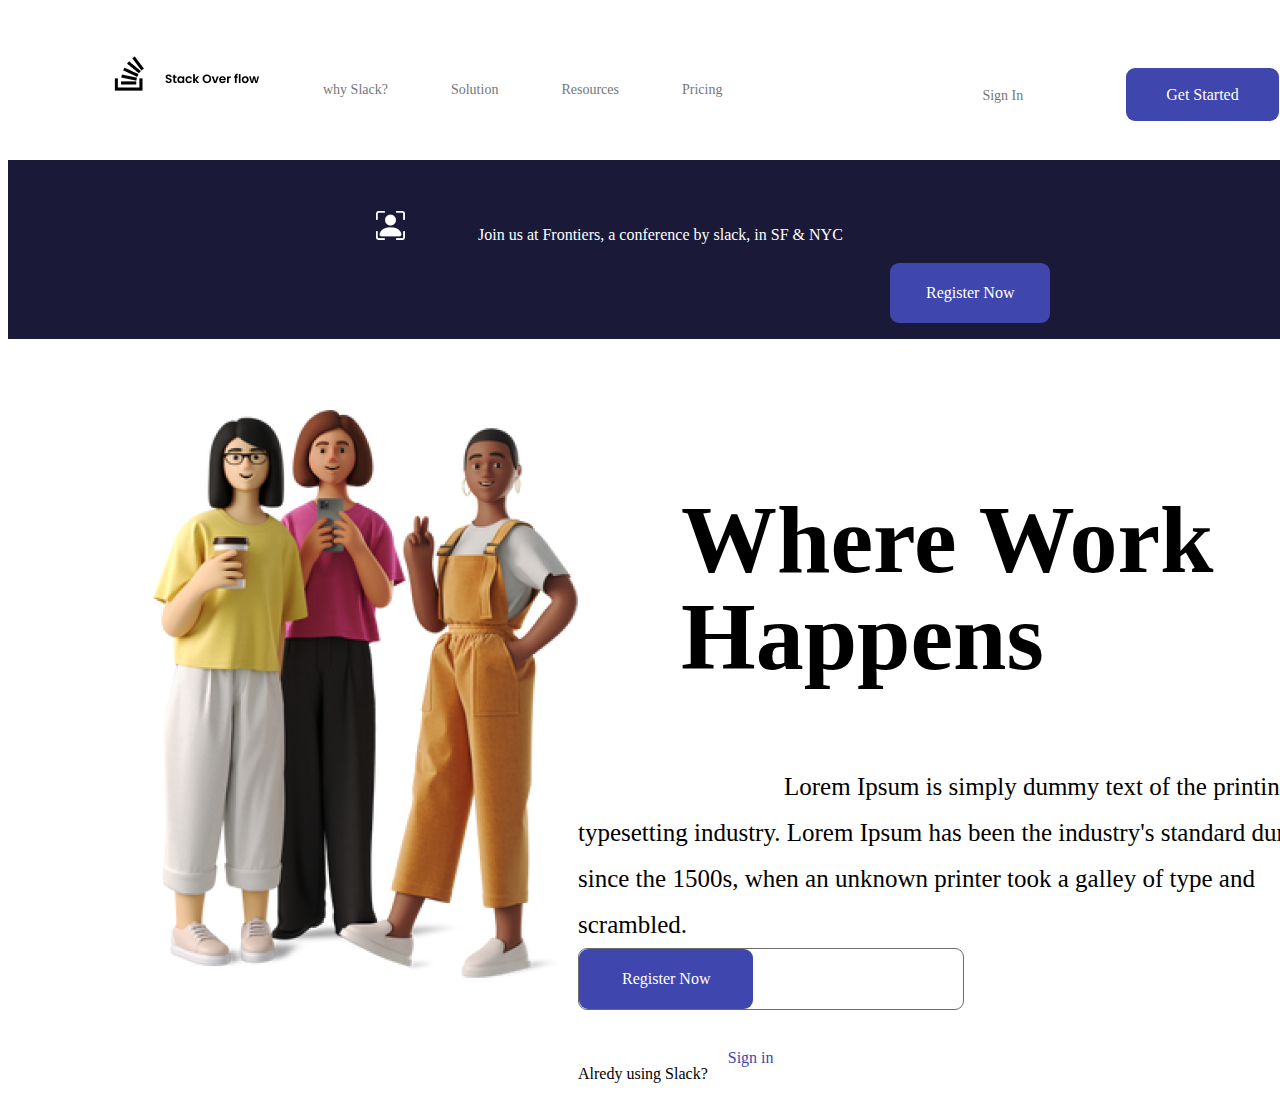
<file: index.html>
<!DOCTYPE html>
<html lang="en">

<head>
    <meta charset="UTF-8">
    <meta http-equiv="X-UA-Compatible" content="IE=edge">
    <meta name="viewport" content="width=device-width, initial-scale=1.0">
    <title>flexbox</title>
    <link rel="stylesheet" href="style.css">

</head>

<body>
    <div class="main">
        <div class="navigation">
            <div class="navigation-container">

                
                <div class="left">
                    
                    <img src="img/logo.png" alt="">
                    <a href="#">why Slack?</a>
                    <a href="#">Solution</a>
                    <a href="#">Resources</a>
                    <a href="#">Pricing</a>
                </div>

                <div class="container-start">
                    <a href="#">Sign In</a>
                    <span>Get Started</span>
                </div>
            </div>

        </div>
        <!--navigation bar end-->
        <div class="register-container">
            <div class="start-reg-container">
                <img src="img/Group.png" alt="">
                <span>Join us at Frontiers, a conference by slack, in SF & NYC</span>
                <p>Register Now</p>
            
            
            </div>  
            
        </div>
<div class="contant-container">
    <div class="image-container">
        <img src="img/business-3d-young-women-taking-a-selfie 1.png" alt="">
    </div>
    <div class="details">
        <div class="title">
            <h2>Where Work Happens</h2>
        </div>
        <div class="description">
            <span>Lorem Ipsum is simply dummy text of the printing and typesetting industry. Lorem Ipsum has been the industry's standard dummy text ever since the 1500s, when an unknown printer took a galley of type and scrambled.</span>
        </div>
        <div class="text-element">
            <span>Register Now</span>
        </div>
        <div class="sign-in">
            <p>Alredy using Slack?</p>
            <span>Sign in</span>
        </div>
    </div>

</div>
        </div>
</body>

</html>
</file>
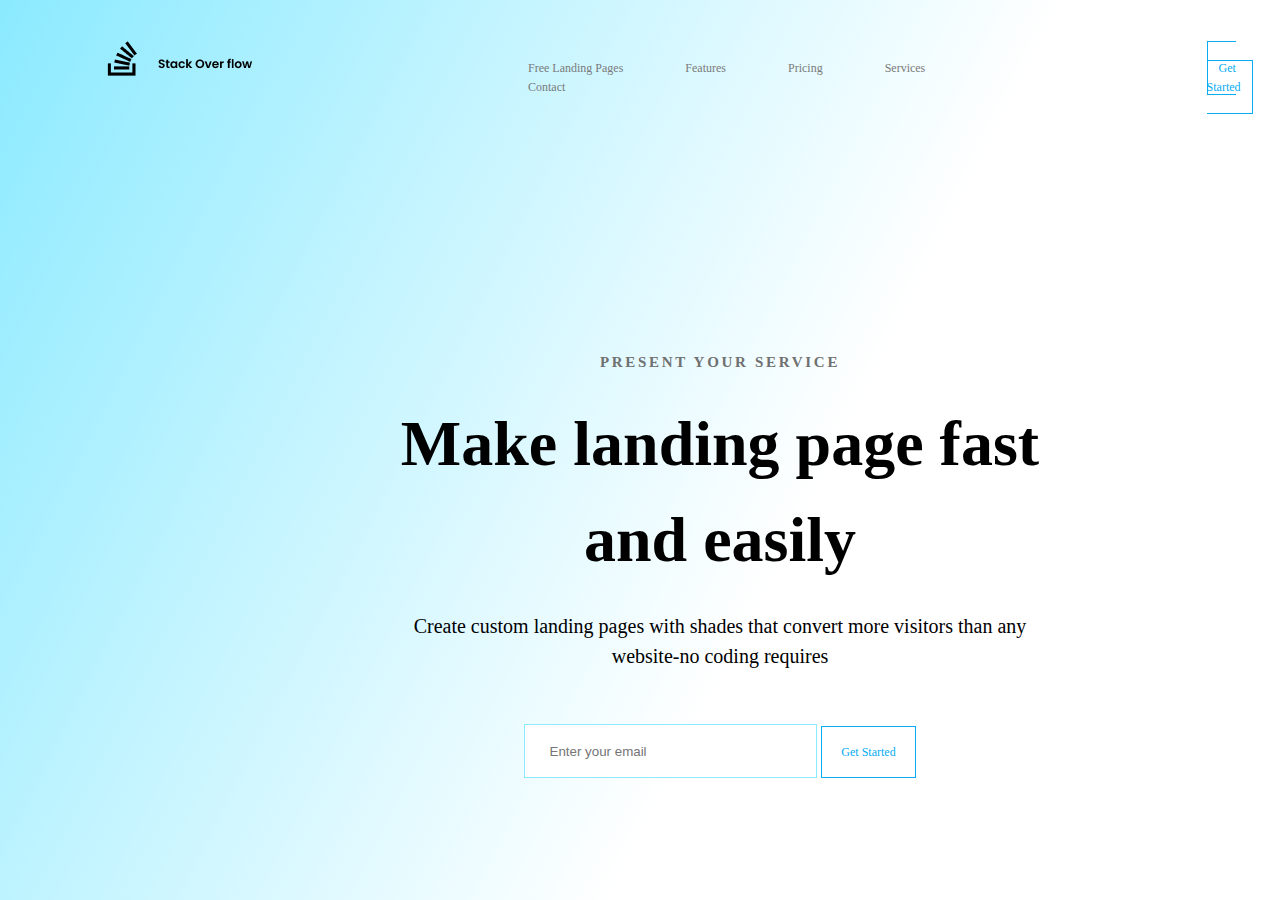
<file: re-touch/index.html>
<!DOCTYPE html>
<html lang="en">

<head>
    <meta charset="UTF-8">
    <meta http-equiv="X-UA-Compatible" content="IE=edge">
    <meta name="viewport" content="width=device-width, initial-scale=1.0">
    <title>Landing page</title>
    <link rel="stylesheet" href="style.css">

</head>

<body>
    <div class="main">
        <!-- navigation bar  -->
        <div class="navigation-box">
            <div class="navigation">
                <div class="logo-box">
                    <img src="logo.png" alt="" srcset="">
                </div>
                <div class="navigation-links-container">
                    <a href="#">Free Landing Pages</a>
                    <a href="#">Features</a>
                    <a href="#">Pricing</a>
                    <a href="#">Services</a>
                    <a href="#">Contact</a>
                </div>
                <div class="get-start-container">
                    <a href="#">Get Started</a>
                </div>
            </div>
        </div>
        <!-- navigation bar end -->

        <div class="hero-container">
            <div class="hero-content">
                <div class="smart-title">
                    <span class="smart-title-h1">Present your service</span>
                    <span class="main-heading">Make landing page fast and easily</span>
                    <span class="main-desc">Create custom landing pages with shades that convert more visitors than any
                        website-no coding
                        requires</span>
                </div>
                <div class="get-start-container-hero">
                    <input type="text" placeholder="      Enter your email" name="" class="email-text"> <a href="#">Get Started</a>
                </div>
            </div>



        </div>
</body>

</html>
</file>
<file: style.css>
.body {
    margin: 0;
    padding: 0;
}

.main {
    position: relative;
    width: 1440px;
    height: 1024px;

    background: #FFFFFF;
}

.navigation-container {
    display: flex;
}


.navigation-container a {
    padding-left: 59px;
    text-decoration: none;
    font-family: 'Poppins';
    font-style: normal;
    font-weight: 400;
    font-size: 14px;
    line-height: 21px;
    /* identical to box height */


    color: #767676;

}

.container-start a {
    padding-left: 161;
    font-family: 'Poppins';
    font-style: normal;
    font-weight: 400;
    font-size: 14px;
    line-height: 21px;
    /* identical to box height */


    color: #767676;



}

.left {
    margin-left: 100px;
    padding-top: 45.42px;
}


.container-start {
    padding-top: 75px;
    padding-left: 161px;
}

.container-start a {
    font-family: 'Poppins';
    font-style: normal;
    font-weight: 400;
    font-size: 14px;
    line-height: 21px;
    padding: 99px;
}

.container-start span {
    background: #3F46AD;
    border-radius: 9px;
    font-family: 'Poppins';
    font-style: normal;
    font-weight: 500;
    font-size: 16px;
    line-height: 24px;
    padding: 18px 40px;



    /* identical to box height */


    color: #FFFFFF
}

.register-container {
    display: flex;
    margin-top: 53px;

}

.register-container {
    background-color: #1A1938;
}

.register-container img {
    margin-left: 368px;
    padding-top: 51px;

}
.register-container span{
padding: 14px 55px;
   
}
.register-container span{
    font-family: 'Poppins';
font-style: normal;
font-weight: 500;
font-size: 16px;
line-height: 24px;
/* identical to box height */


color: #FFFFFF;
margin-left: 14px;
padding-top: 55px;

}
.register-container p{

    font-family: 'Poppins';
font-style: normal;
font-weight: 500;
font-size: 16px;
line-height: 24px;
padding: 18px 36px;

/* identical to box height */


color: #FFFFFF;
background: #3F46AD;
border-radius: 9px;
padding-left: 36px;

margin-left: 882px;
margin-right: 367px;

}

.contant-container{
    display: flex;
    flex-direction: row;
}
.detail{
    display: flex;
    flex-direction: column;
}
.image-container{
    margin-left: 145px;
    padding-top: 71px;
}
.title{
    padding-left: 103px;
    padding-top: 72px;
    font-family: 'Spectral';
font-style: normal;
font-weight: 800;
font-size: 64px;
line-height: 97px;

color: #000000;
    
}
.description span{
    
 font-family: 'Roboto';
font-style: normal;
font-weight: 300;
font-size: 25px;
line-height: 184.19%;
/* or 46px */


color: #000000;
margin-left: 103px;
margin-right: 144px;
padding-left: 103px;
}
.text-element{
    display: flex;
    width: 384px;
    height: 60px;
    border: 1px solid #6C6C6C;
border-radius: 9px;
}
.text-element{
    flex-direction: row;
}
.text-element span{
    
    font-family: 'Poppins';
font-style: normal;
font-weight: 500;
font-size: 16px;
line-height: 24px;
/* identical to box height */


color: #FFFFFF;
background: #3F46AD;
border-radius: 9px;
padding: 18px 43px;
}
.sign-in{
    display: flex;
    flex-direction: row;
}
.sign-in{
    padding-top: 33px;
}
.sign-in p{

    font-family: 'Roboto';
font-style: normal;
font-weight: 500;
font-size: 16px;
line-height: 184.19%;
/* or 29px */


color: #000000;
}
.sign-in span{
    padding-left:20px ;
    font-family: 'Roboto';
font-style: normal;
font-weight: 500;
font-size: 16px;
line-height: 184.19%;
/* or 29px */


color: #3F46AD;

}
</file>
<file: re-touch/style.css>
body {
    padding: 0;
    margin: 0;
}

.main {
    width: 100%;
    height: 100vh;
    background: linear-gradient(116.82deg, #8BEAFF 0%, rgba(217, 217, 217, 0) 61.46%);
}

.navigation {
    display: flex;

}

.navigation-box {
   padding-top: 38px;
}

.navigation-links-container,
.get-start-container {
    padding-top: 20px;
}

.navigation-links-container a {
    padding-left: 58px;
    text-decoration: none;

    font-family: 'Poppins';
    font-style: normal;
    font-weight: 500;
    font-size: 12px;
    line-height: 18px;
    color: #7A7A7A;
}

.get-start-container a {
    text-decoration: none;

    font-family: 'Poppins';
    font-style: normal;
    font-weight: 500;
    font-size: 12px;
    line-height: 18px;
    /* identical to box height */
    /* padding-left: 19px;
    padding-top: 11px; */
    padding: 19px 11px;
    border: 1px solid #07ACF3;
    color: #07ACF3;

}

.get-start-container-hero {
    margin-top: 53px;
}

.get-start-container-hero a {
    text-decoration: none;
    font-family: 'Poppins';
    font-style: normal;
    font-weight: 500;
    font-size: 12px;
    line-height: 18px;
    padding: 18px 19px;
    border: 1px solid #07ACF3;
    color: #07ACF3;

}


.logo-box {
    margin-left: 101px;
}

.navigation-links-container {
    margin-left: 217px;
}

.get-start-container {
    margin-left: 217px;
}



.main-title p {
    font-family: 'Poppins';
    font-style: normal;
    font-weight: 600;
    font-size: 64px;
    line-height: 96px;
    text-align: center;

    color: #000000;

}

.title-description p {
    font-family: 'Poppins';
    font-style: normal;
    font-weight: 400;
    font-size: 20px;
    line-height: 30px;
    text-align: center;

    color: #000000;

}

.hero-content {
    margin-top: 255px;
    height: 318px;
    margin-left: 392px;
    width: 656px;
}

.hero-container {
    display: flex;
    text-align: center;
}


.main-heading {
    font-family: 'Poppins';
    font-style: normal;
    font-weight: 600;
    font-size: 64px;
    line-height: 96px;
    text-align: center;
    display: block;
    color: #000000;
    margin-top: 23px;

}

.main-desc {
    font-family: 'Poppins';
    font-style: normal;
    font-weight: 400;
    font-size: 20px;
    line-height: 30px;
    text-align: center;
    margin-top: 23px;
    color: #000000;
    display: block;
}

.smart-title-h1 {
    font-family: 'Poppins';
    font-style: normal;
    font-weight: 600;
    font-size: 15px;
    line-height: 22px;
    /* identical to box height */

    letter-spacing: 0.18em;
    text-transform: uppercase;

    color: #707070;

}

.email-text {
    border: 1px solid #8BEAFF;
    width: 287px;
    height: 50px;
}
</file>
